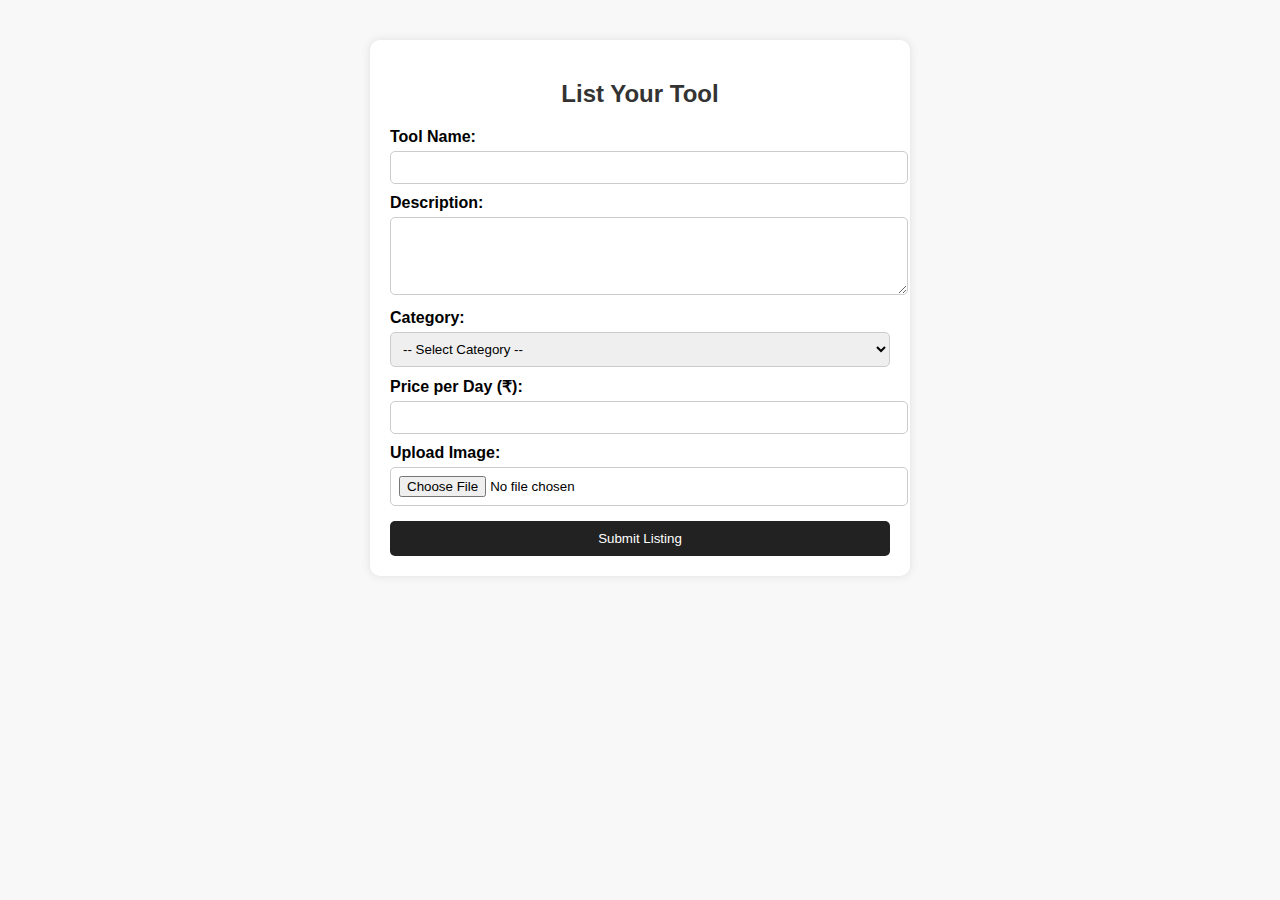
<file: list.html>
<!DOCTYPE html>
<html lang="en">
<head>
<meta charset="UTF-8">
<meta name="viewport" content="width=device-width, initial-scale=1.0">
<title>List Your Tool</title>
<style>
    body {
        font-family: Arial, sans-serif;
        background-color: #f8f8f8;
        margin: 0;
        padding: 0;
    }
    .form-container {
        max-width: 500px;
        margin: 40px auto;
        background: #fff;
        padding: 20px;
        border-radius: 10px;
        box-shadow: 0 0 10px rgba(0,0,0,0.1);
    }
    h2 {
        text-align: center;
        color: #333;
    }
    label {
        font-weight: bold;
        display: block;
        margin-top: 10px;
    }
    input, textarea, select {
        width: 100%;
        padding: 8px;
        margin-top: 5px;
        border: 1px solid #ccc;
        border-radius: 5px;
    }
    button {
        width: 100%;
        padding: 10px;
        margin-top: 15px;
        background: #222;
        color: #fff;
        border: none;
        cursor: pointer;
        border-radius: 5px;
    }
    button:hover {
        background: #444;
    }
</style>
</head>
<body>

<div class="form-container">
    <h2>List Your Tool</h2>
    <form action="/upload" method="POST" enctype="multipart/form-data">
        <label for="name">Tool Name:</label>
        <input type="text" id="name" name="toolName" required>

        <label for="desc">Description:</label>
        <textarea id="desc" name="description" rows="4" required></textarea>

        <label for="category">Category:</label>
        <select id="category" name="category" required>
            <option value="">-- Select Category --</option>
            <option value="Power Tools">Power Tools</option>
            <option value="Hand Tools">Hand Tools</option>
            <option value="Gardening Tools">Gardening Tools</option>
            <option value="Other">Other</option>
        </select>

        <label for="price">Price per Day (₹):</label>
        <input type="number" id="price" name="price" min="0" required>

        <label for="image">Upload Image:</label>
        <input type="file" id="image" name="image" accept="image/*" required>

        <button type="submit">Submit Listing</button>
    </form>
</div>

</body>
</html>
</file>
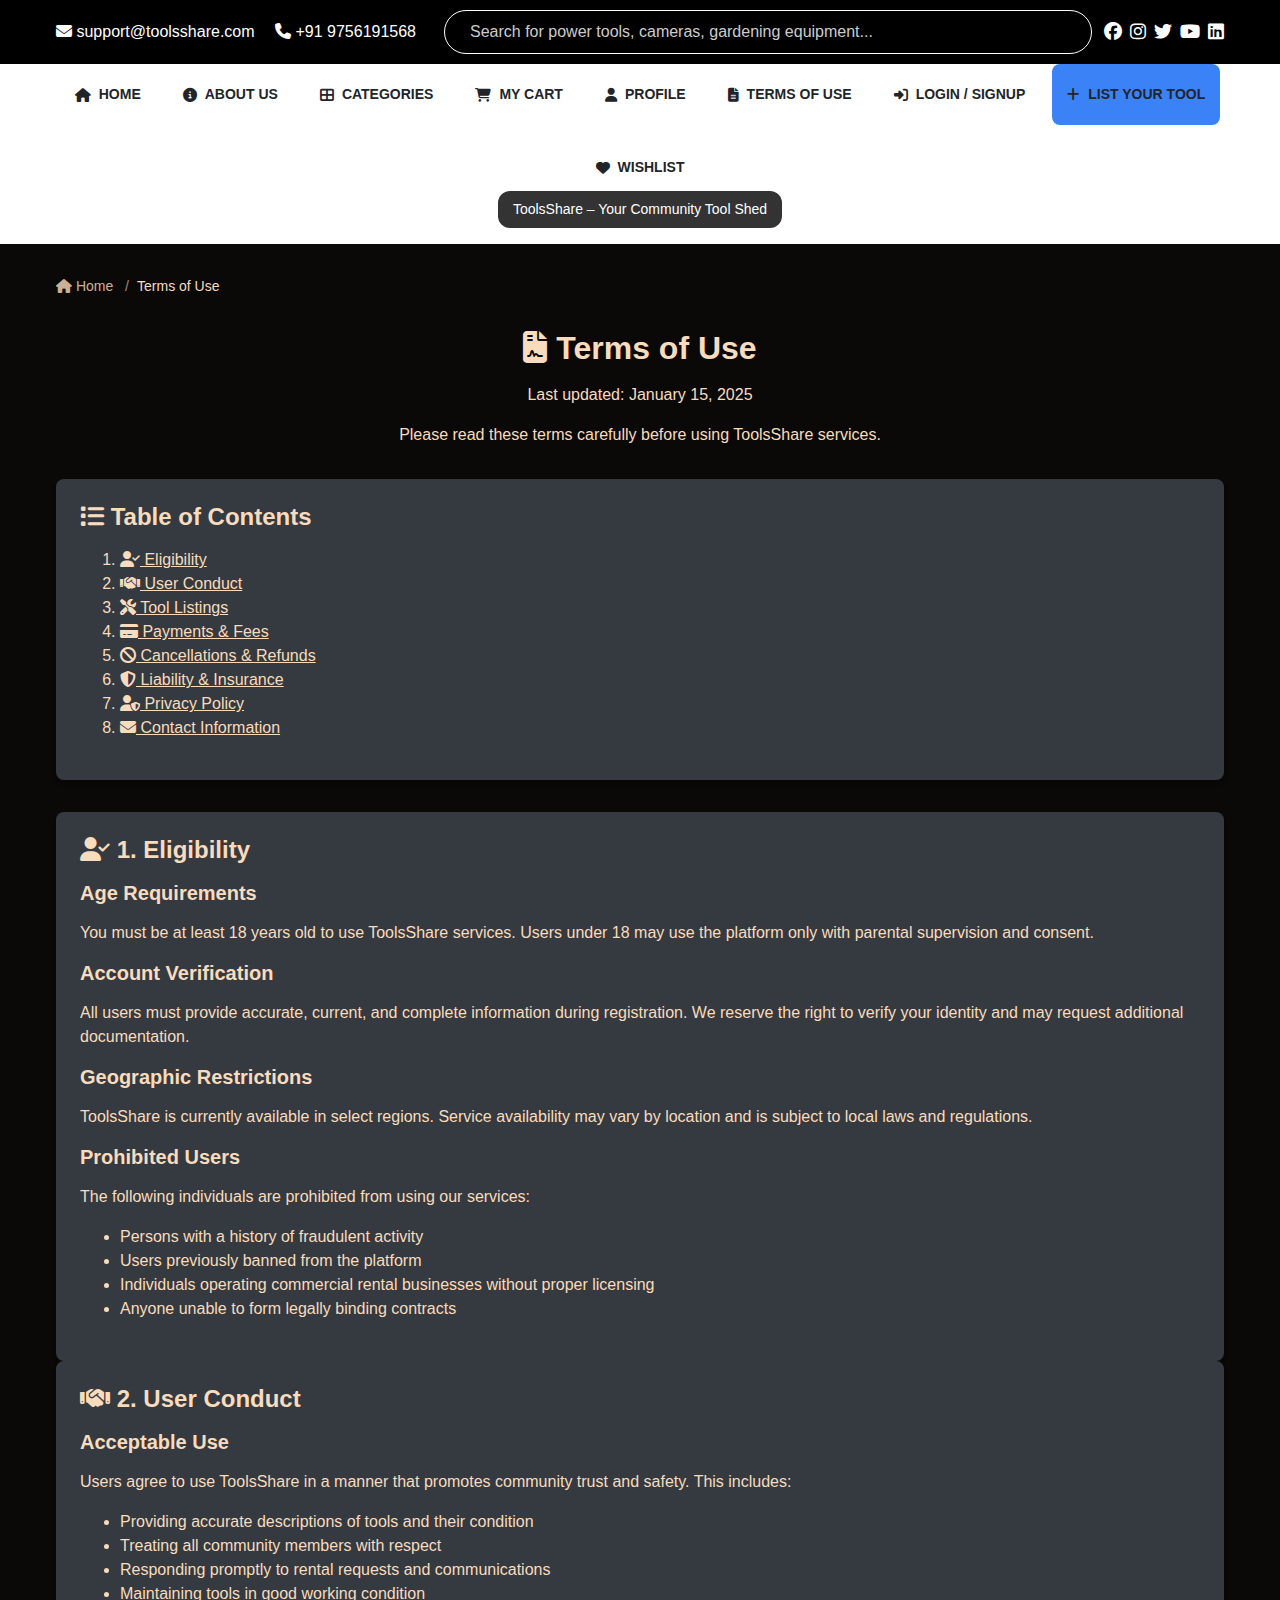
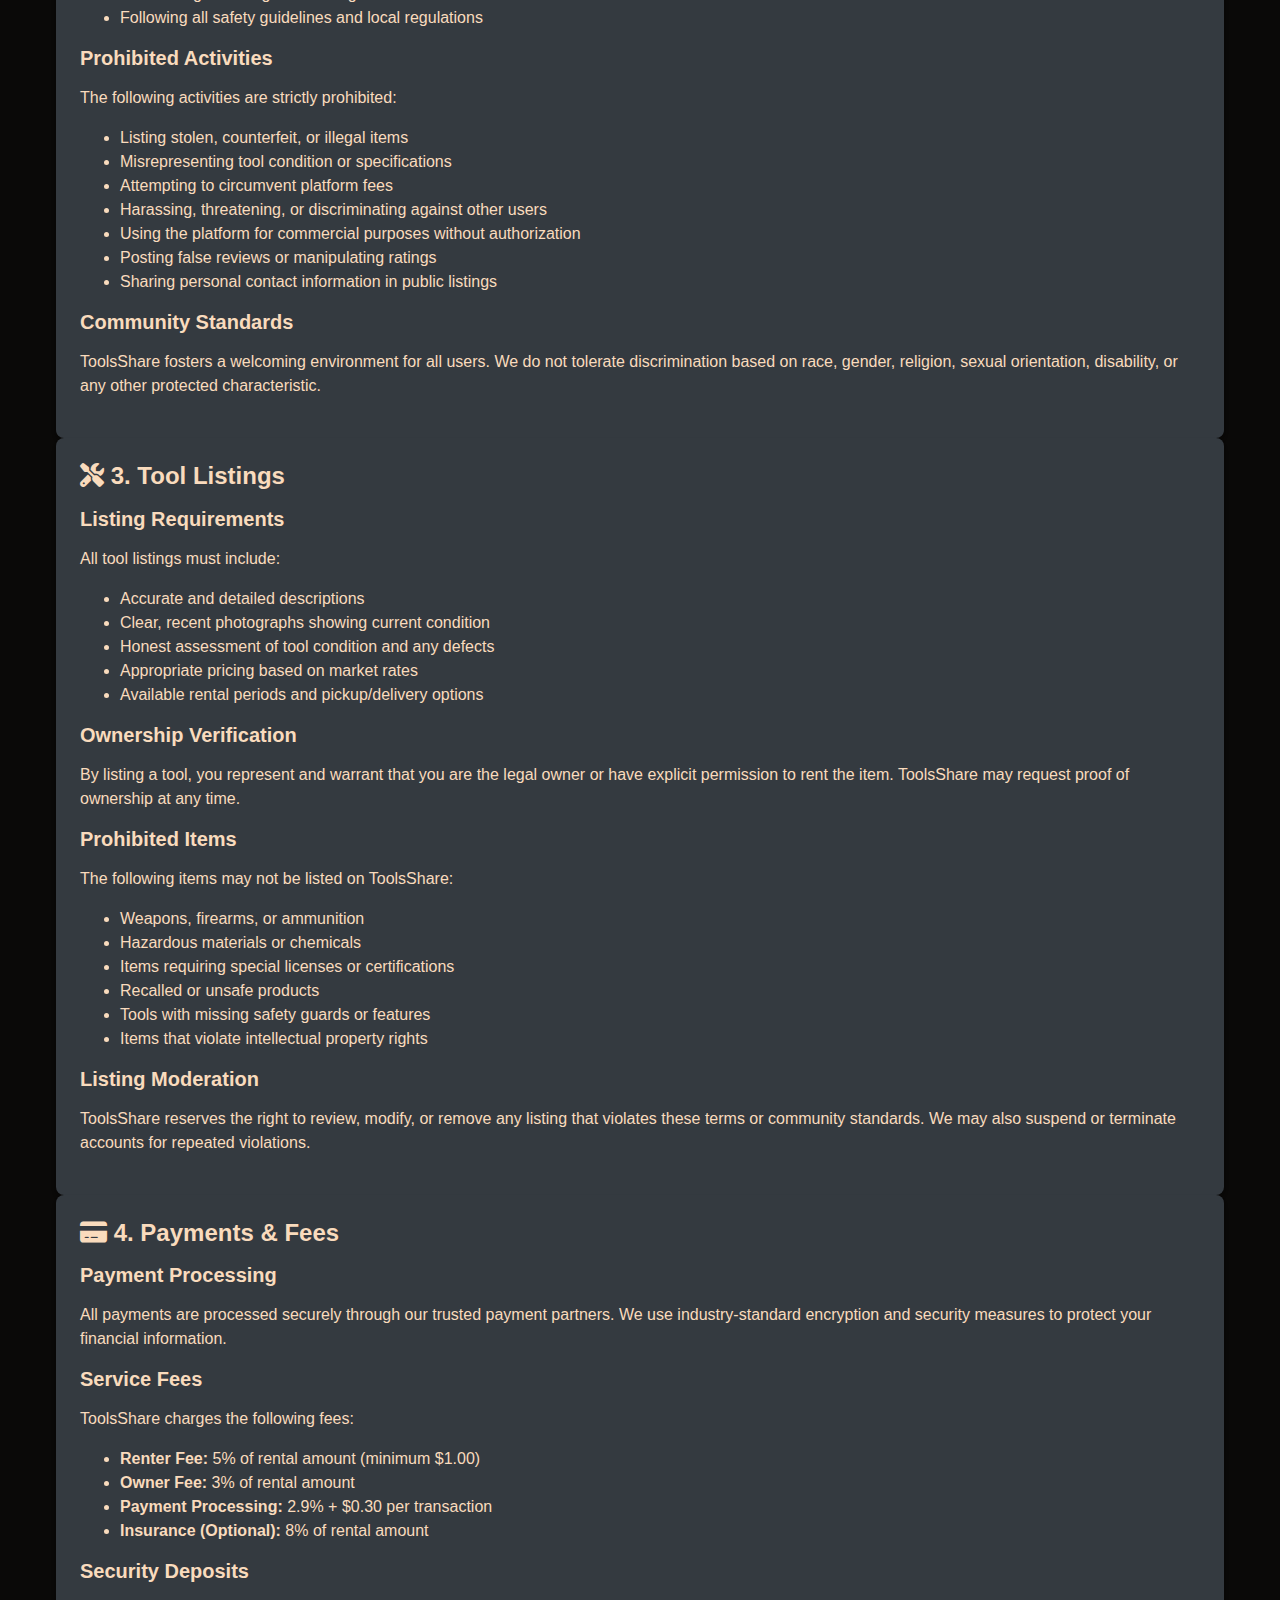
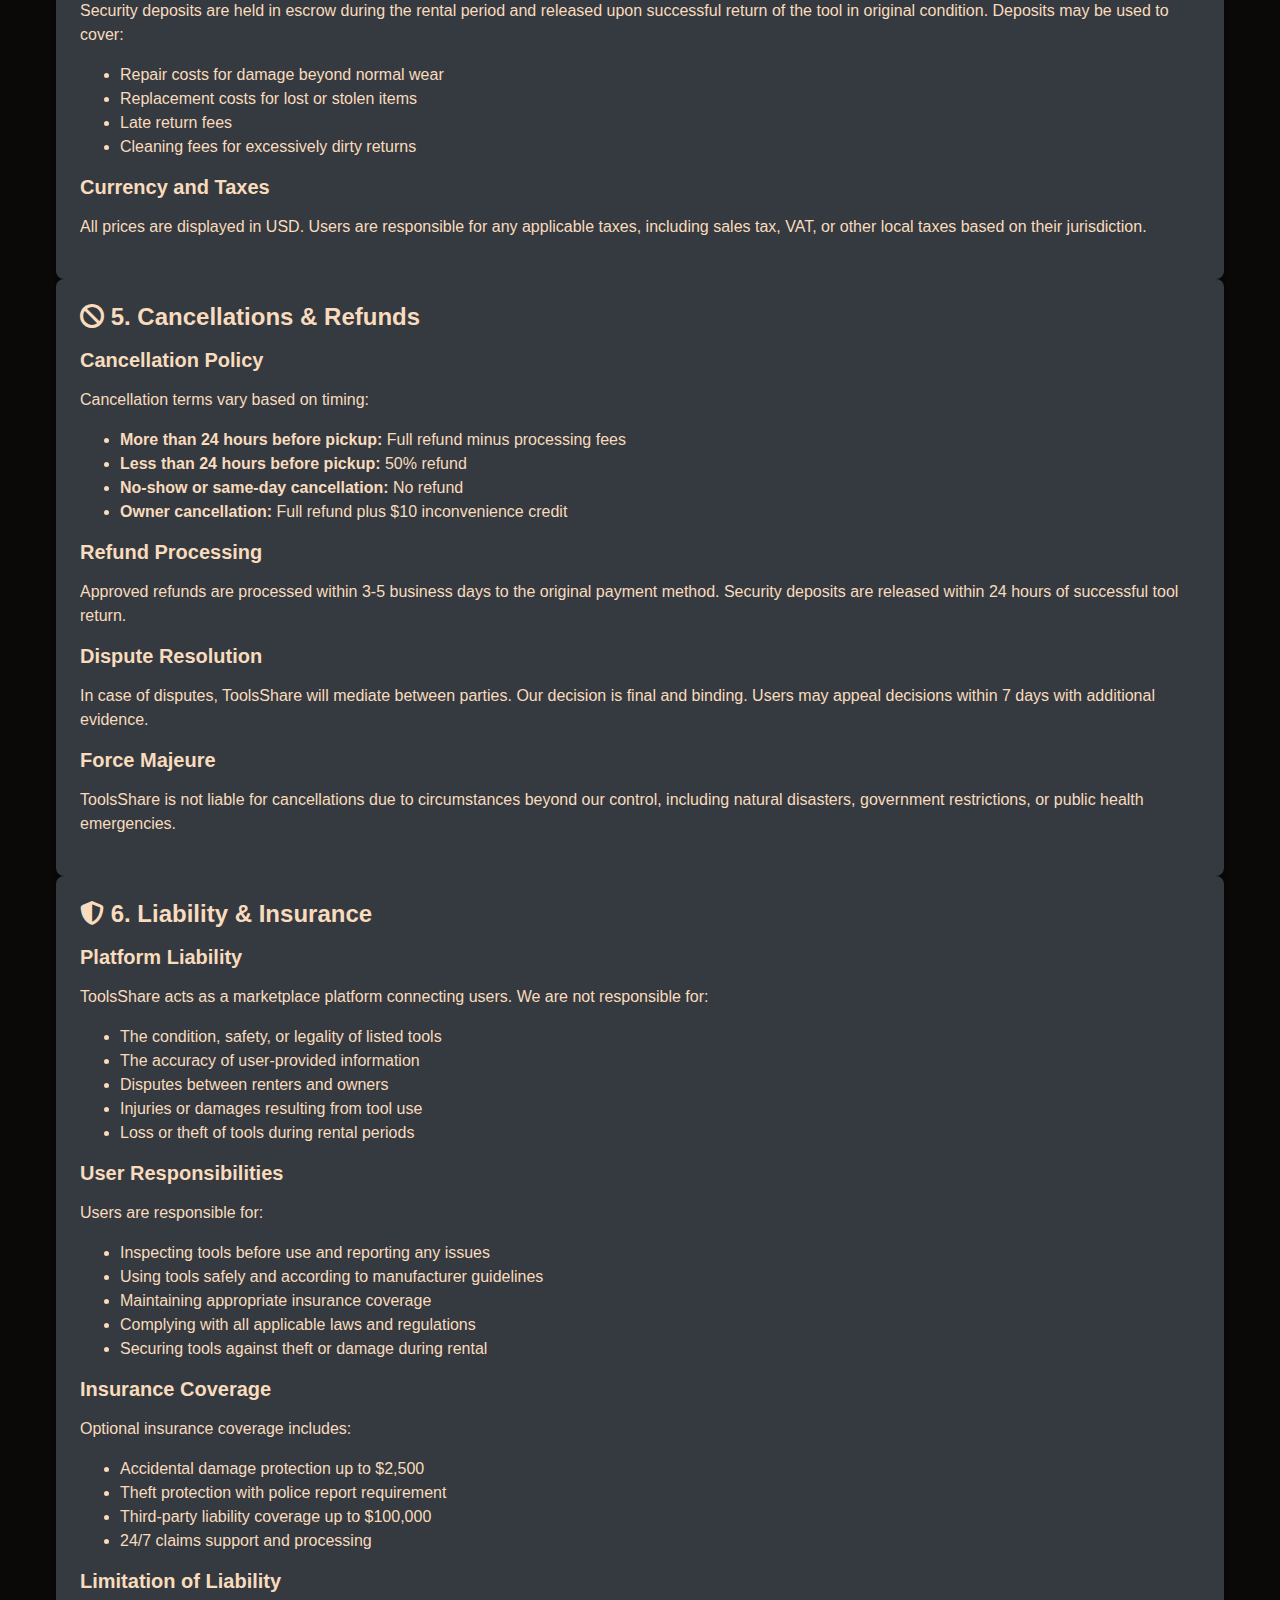
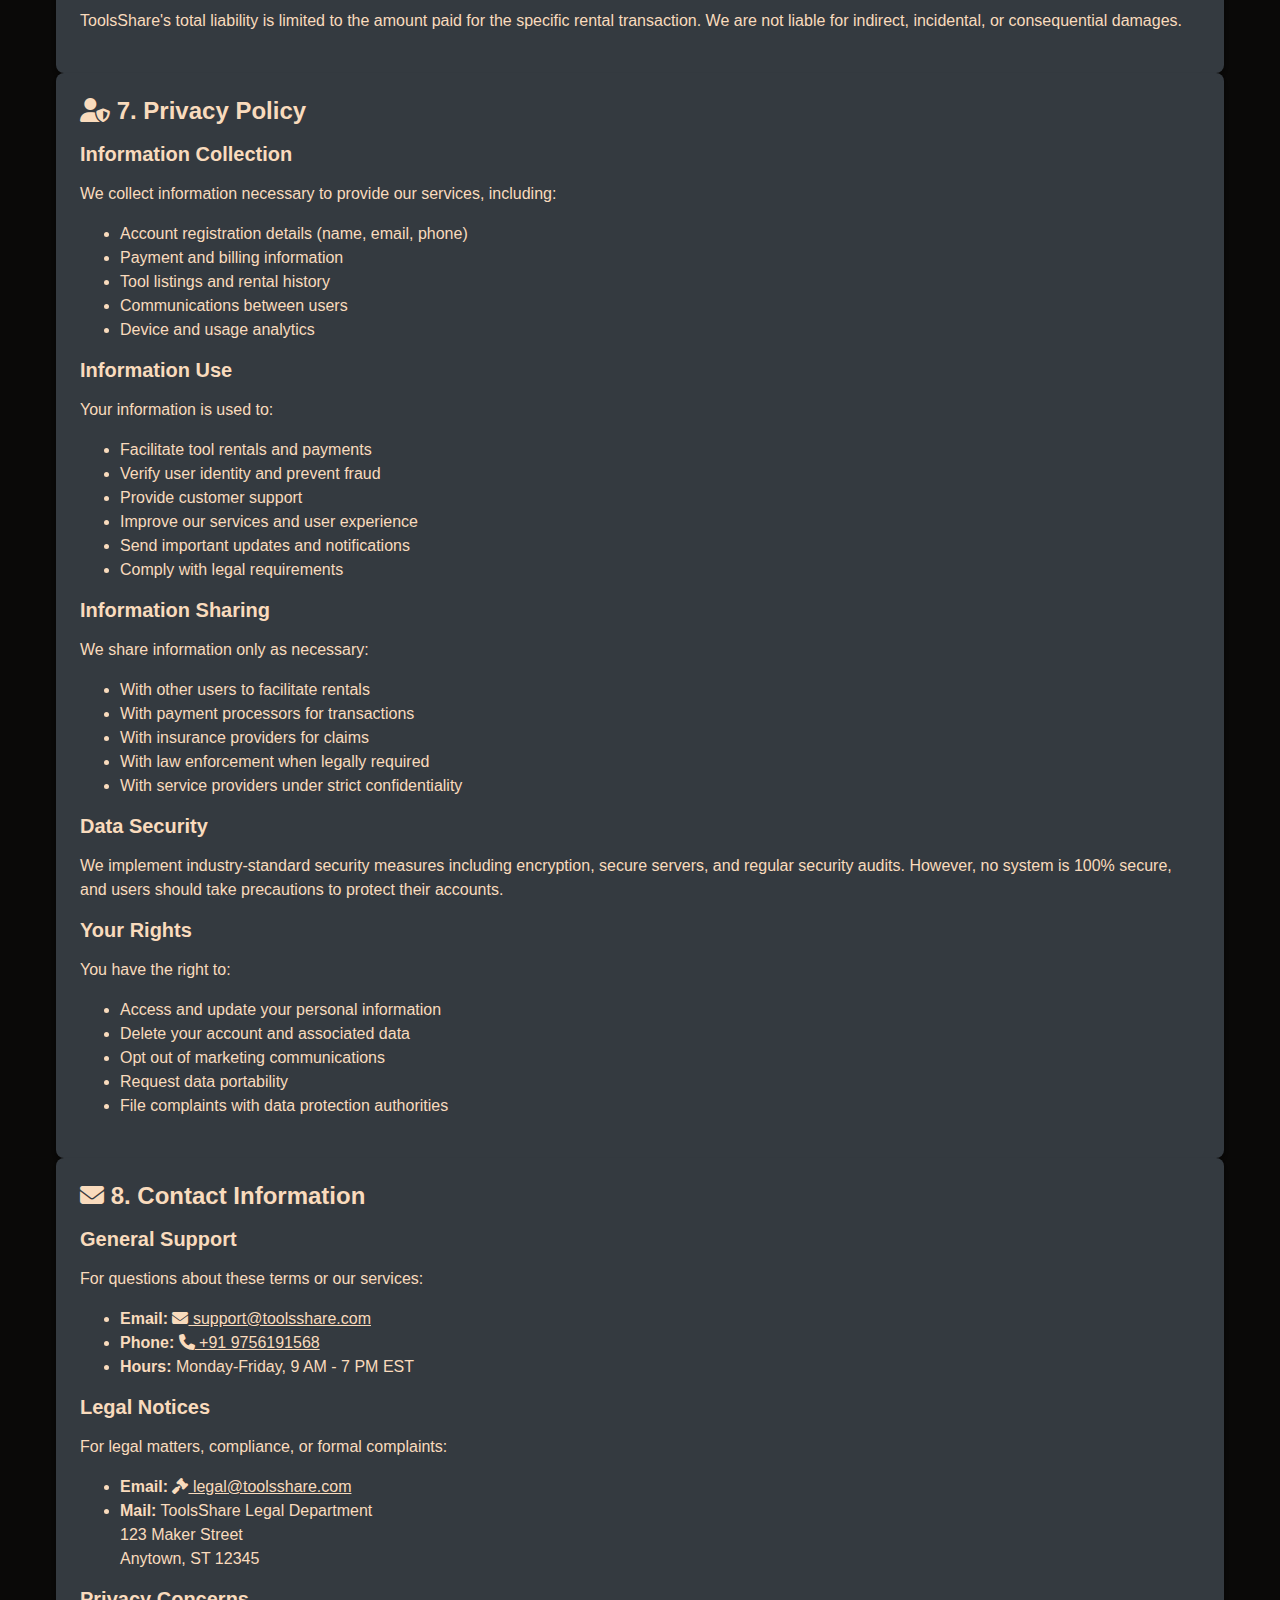
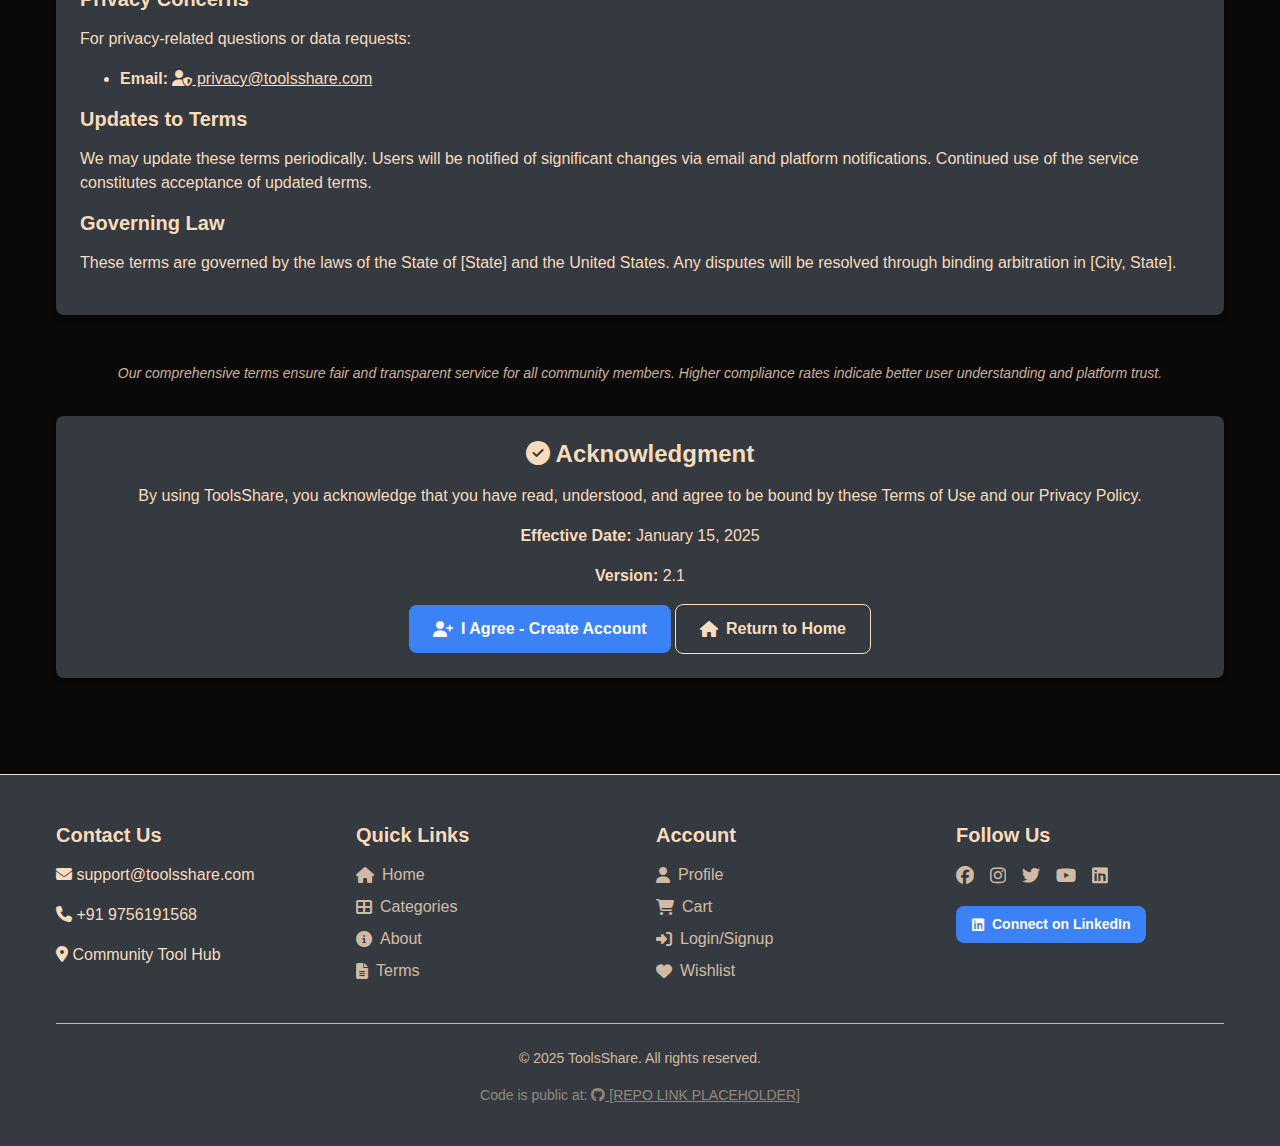
<file: terms.html>
<!DOCTYPE html>
<html lang="en">
<head>
    <meta charset="UTF-8">
    <meta name="viewport" content="width=device-width, initial-scale=1.0">
    <title>Terms of Use - ToolsShare</title>
    <link rel="icon" type="image/x-icon" href="assets/favicon.ico">
    <link rel="stylesheet" href="assets/css/main.css">
    <link rel="stylesheet" href="https://cdnjs.cloudflare.com/ajax/libs/font-awesome/6.5.1/css/all.min.css">
    <script src="assets/js/app.js" defer></script>
</head>
<body>
    <a href="#main" class="ts-skip-link">Skip to main content</a>
    
    <header class="ts-header" role="banner">
        <!-- Top Bar -->
        <div class="ts-header__top">
            <div class="ts-header__top-container">
                <div class="ts-header__contact">
                    <a href="mailto:support@toolsshare.com" aria-label="Email support">
                        <i class="fas fa-envelope"></i> support@toolsshare.com
                    </a>
                    <a href="tel:+919756191568" aria-label="Call support">
                        <i class="fas fa-phone"></i> +91 9756191568
                    </a>
                </div>
                
                <div class="ts-header__search">
                    <label for="header-search" class="sr-only">Search for tools</label>
                    <input 
                        type="search" 
                        id="header-search"
                        class="ts-header__search-input"
                        placeholder="Search for power tools, cameras, gardening equipment..."
                        aria-label="Search for tools"
                    >
                </div>
                
                <div class="ts-header__social">
                    <a href="#" aria-label="Facebook"><i class="fab fa-facebook"></i></a>
                    <a href="#" aria-label="Instagram"><i class="fab fa-instagram"></i></a>
                    <a href="#" aria-label="Twitter"><i class="fab fa-twitter"></i></a>
                    <a href="#" aria-label="YouTube"><i class="fab fa-youtube"></i></a>
                    <a href="#" aria-label="LinkedIn"><i class="fab fa-linkedin"></i></a>
                </div>
            </div>
        </div>
        
        <!-- Main Navigation -->
        <nav class="ts-header__nav" aria-label="Primary navigation">
            <div class="ts-header__nav-container">
                <ul class="ts-header__nav-list">
                    <li class="ts-header__nav-item">
                        <a href="index.html"><i class="fas fa-home"></i> Home</a>
                    </li>
                    <li class="ts-header__nav-item">
                        <a href="about.html"><i class="fas fa-info-circle"></i> About Us</a>
                    </li>
                    <li class="ts-header__nav-item">
                        <a href="categories.html"><i class="fas fa-th-large"></i> Categories</a>
                    </li>
                    <li class="ts-header__nav-item">
                        <a href="cart.html"><i class="fas fa-shopping-cart"></i> My Cart</a>
                    </li>
                    <li class="ts-header__nav-item">
                        <a href="profile.html"><i class="fas fa-user"></i> Profile</a>
                    </li>
                    <li class="ts-header__nav-item">
                        <a href="terms.html"><i class="fas fa-file-text"></i> Terms of Use</a>
                    </li>
                    <li class="ts-header__nav-item">
                        <a href="login.html"><i class="fas fa-sign-in-alt"></i> LOGIN / SIGNUP</a>
                    </li>
                    <li class="ts-header__nav-item">
                        <a href="#" class="ts-btn ts-btn--primary"><i class="fas fa-plus"></i> LIST YOUR TOOL</a>
                    </li>
                    <li class="ts-header__nav-item">
                        <a href="profile.html#wishlist"><i class="fas fa-heart"></i> WISHLIST</a>
                    </li>
                </ul>
            </div>
        </nav>
        
        <!-- Tagline -->
        <div class="ts-header__tagline">
            <div class="ts-header__tagline-pill">
                ToolsShare – Your Community Tool Shed
            </div>
        </div>
    </header>

    <main id="main" class="ts-main">
        <div class="ts-container ts-container--narrow">
            <!-- Breadcrumbs -->
            <nav class="ts-breadcrumbs" aria-label="Breadcrumb">
                <ol>
                    <li><a href="index.html"><i class="fas fa-home"></i> Home</a></li>
                    <li>Terms of Use</li>
                </ol>
            </nav>

            <div class="ts-legal-document">
                <header class="ts-legal-header ts-text-center ts-mb-8">
                    <h1><i class="fas fa-file-contract"></i> Terms of Use</h1>
                    <p class="ts-last-updated">Last updated: January 15, 2025</p>
                    <p>Please read these terms carefully before using ToolsShare services.</p>
                </header>

                <!-- Table of Contents -->
                <nav class="ts-toc ts-card ts-mb-8" aria-label="Table of contents">
                    <h2><i class="fas fa-list"></i> Table of Contents</h2>
                    <ol class="ts-toc-list">
                        <li><a href="#eligibility" class="ts-link"><i class="fas fa-user-check"></i> Eligibility</a></li>
                        <li><a href="#user-conduct" class="ts-link"><i class="fas fa-handshake"></i> User Conduct</a></li>
                        <li><a href="#listings" class="ts-link"><i class="fas fa-tools"></i> Tool Listings</a></li>
                        <li><a href="#payments" class="ts-link"><i class="fas fa-credit-card"></i> Payments & Fees</a></li>
                        <li><a href="#cancellations" class="ts-link"><i class="fas fa-ban"></i> Cancellations & Refunds</a></li>
                        <li><a href="#liability" class="ts-link"><i class="fas fa-shield-alt"></i> Liability & Insurance</a></li>
                        <li><a href="#privacy" class="ts-link"><i class="fas fa-user-shield"></i> Privacy Policy</a></li>
                        <li><a href="#contact" class="ts-link"><i class="fas fa-envelope"></i> Contact Information</a></li>
                    </ol>
                </nav>

                <!-- Terms Sections -->
                <section id="eligibility" class="ts-terms-section">
                    <div class="ts-card">
                        <h2><i class="fas fa-user-check"></i> 1. Eligibility</h2>
                        
                        <h3>Age Requirements</h3>
                        <p>You must be at least 18 years old to use ToolsShare services. Users under 18 may use the platform only with parental supervision and consent.</p>
                        
                        <h3>Account Verification</h3>
                        <p>All users must provide accurate, current, and complete information during registration. We reserve the right to verify your identity and may request additional documentation.</p>
                        
                        <h3>Geographic Restrictions</h3>
                        <p>ToolsShare is currently available in select regions. Service availability may vary by location and is subject to local laws and regulations.</p>
                        
                        <h3>Prohibited Users</h3>
                        <p>The following individuals are prohibited from using our services:</p>
                        <ul>
                            <li>Persons with a history of fraudulent activity</li>
                            <li>Users previously banned from the platform</li>
                            <li>Individuals operating commercial rental businesses without proper licensing</li>
                            <li>Anyone unable to form legally binding contracts</li>
                        </ul>
                    </div>
                </section>

                <section id="user-conduct" class="ts-terms-section">
                    <div class="ts-card">
                        <h2><i class="fas fa-handshake"></i> 2. User Conduct</h2>
                        
                        <h3>Acceptable Use</h3>
                        <p>Users agree to use ToolsShare in a manner that promotes community trust and safety. This includes:</p>
                        <ul>
                            <li>Providing accurate descriptions of tools and their condition</li>
                            <li>Treating all community members with respect</li>
                            <li>Responding promptly to rental requests and communications</li>
                            <li>Maintaining tools in good working condition</li>
                            <li>Following all safety guidelines and local regulations</li>
                        </ul>
                        
                        <h3>Prohibited Activities</h3>
                        <p>The following activities are strictly prohibited:</p>
                        <ul>
                            <li>Listing stolen, counterfeit, or illegal items</li>
                            <li>Misrepresenting tool condition or specifications</li>
                            <li>Attempting to circumvent platform fees</li>
                            <li>Harassing, threatening, or discriminating against other users</li>
                            <li>Using the platform for commercial purposes without authorization</li>
                            <li>Posting false reviews or manipulating ratings</li>
                            <li>Sharing personal contact information in public listings</li>
                        </ul>
                        
                        <h3>Community Standards</h3>
                        <p>ToolsShare fosters a welcoming environment for all users. We do not tolerate discrimination based on race, gender, religion, sexual orientation, disability, or any other protected characteristic.</p>
                    </div>
                </section>

                <section id="listings" class="ts-terms-section">
                    <div class="ts-card">
                        <h2><i class="fas fa-tools"></i> 3. Tool Listings</h2>
                        
                        <h3>Listing Requirements</h3>
                        <p>All tool listings must include:</p>
                        <ul>
                            <li>Accurate and detailed descriptions</li>
                            <li>Clear, recent photographs showing current condition</li>
                            <li>Honest assessment of tool condition and any defects</li>
                            <li>Appropriate pricing based on market rates</li>
                            <li>Available rental periods and pickup/delivery options</li>
                        </ul>
                        
                        <h3>Ownership Verification</h3>
                        <p>By listing a tool, you represent and warrant that you are the legal owner or have explicit permission to rent the item. ToolsShare may request proof of ownership at any time.</p>
                        
                        <h3>Prohibited Items</h3>
                        <p>The following items may not be listed on ToolsShare:</p>
                        <ul>
                            <li>Weapons, firearms, or ammunition</li>
                            <li>Hazardous materials or chemicals</li>
                            <li>Items requiring special licenses or certifications</li>
                            <li>Recalled or unsafe products</li>
                            <li>Tools with missing safety guards or features</li>
                            <li>Items that violate intellectual property rights</li>
                        </ul>
                        
                        <h3>Listing Moderation</h3>
                        <p>ToolsShare reserves the right to review, modify, or remove any listing that violates these terms or community standards. We may also suspend or terminate accounts for repeated violations.</p>
                    </div>
                </section>

                <section id="payments" class="ts-terms-section">
                    <div class="ts-card">
                        <h2><i class="fas fa-credit-card"></i> 4. Payments & Fees</h2>
                        
                        <h3>Payment Processing</h3>
                        <p>All payments are processed securely through our trusted payment partners. We use industry-standard encryption and security measures to protect your financial information.</p>
                        
                        <h3>Service Fees</h3>
                        <p>ToolsShare charges the following fees:</p>
                        <ul>
                            <li><strong>Renter Fee:</strong> 5% of rental amount (minimum $1.00)</li>
                            <li><strong>Owner Fee:</strong> 3% of rental amount</li>
                            <li><strong>Payment Processing:</strong> 2.9% + $0.30 per transaction</li>
                            <li><strong>Insurance (Optional):</strong> 8% of rental amount</li>
                        </ul>
                        
                        <h3>Security Deposits</h3>
                        <p>Security deposits are held in escrow during the rental period and released upon successful return of the tool in original condition. Deposits may be used to cover:</p>
                        <ul>
                            <li>Repair costs for damage beyond normal wear</li>
                            <li>Replacement costs for lost or stolen items</li>
                            <li>Late return fees</li>
                            <li>Cleaning fees for excessively dirty returns</li>
                        </ul>
                        
                        <h3>Currency and Taxes</h3>
                        <p>All prices are displayed in USD. Users are responsible for any applicable taxes, including sales tax, VAT, or other local taxes based on their jurisdiction.</p>
                    </div>
                </section>

                <section id="cancellations" class="ts-terms-section">
                    <div class="ts-card">
                        <h2><i class="fas fa-ban"></i> 5. Cancellations & Refunds</h2>
                        
                        <h3>Cancellation Policy</h3>
                        <p>Cancellation terms vary based on timing:</p>
                        <ul>
                            <li><strong>More than 24 hours before pickup:</strong> Full refund minus processing fees</li>
                            <li><strong>Less than 24 hours before pickup:</strong> 50% refund</li>
                            <li><strong>No-show or same-day cancellation:</strong> No refund</li>
                            <li><strong>Owner cancellation:</strong> Full refund plus $10 inconvenience credit</li>
                        </ul>
                        
                        <h3>Refund Processing</h3>
                        <p>Approved refunds are processed within 3-5 business days to the original payment method. Security deposits are released within 24 hours of successful tool return.</p>
                        
                        <h3>Dispute Resolution</h3>
                        <p>In case of disputes, ToolsShare will mediate between parties. Our decision is final and binding. Users may appeal decisions within 7 days with additional evidence.</p>
                        
                        <h3>Force Majeure</h3>
                        <p>ToolsShare is not liable for cancellations due to circumstances beyond our control, including natural disasters, government restrictions, or public health emergencies.</p>
                    </div>
                </section>

                <section id="liability" class="ts-terms-section">
                    <div class="ts-card">
                        <h2><i class="fas fa-shield-alt"></i> 6. Liability & Insurance</h2>
                        
                        <h3>Platform Liability</h3>
                        <p>ToolsShare acts as a marketplace platform connecting users. We are not responsible for:</p>
                        <ul>
                            <li>The condition, safety, or legality of listed tools</li>
                            <li>The accuracy of user-provided information</li>
                            <li>Disputes between renters and owners</li>
                            <li>Injuries or damages resulting from tool use</li>
                            <li>Loss or theft of tools during rental periods</li>
                        </ul>
                        
                        <h3>User Responsibilities</h3>
                        <p>Users are responsible for:</p>
                        <ul>
                            <li>Inspecting tools before use and reporting any issues</li>
                            <li>Using tools safely and according to manufacturer guidelines</li>
                            <li>Maintaining appropriate insurance coverage</li>
                            <li>Complying with all applicable laws and regulations</li>
                            <li>Securing tools against theft or damage during rental</li>
                        </ul>
                        
                        <h3>Insurance Coverage</h3>
                        <p>Optional insurance coverage includes:</p>
                        <ul>
                            <li>Accidental damage protection up to $2,500</li>
                            <li>Theft protection with police report requirement</li>
                            <li>Third-party liability coverage up to $100,000</li>
                            <li>24/7 claims support and processing</li>
                        </ul>
                        
                        <h3>Limitation of Liability</h3>
                        <p>ToolsShare's total liability is limited to the amount paid for the specific rental transaction. We are not liable for indirect, incidental, or consequential damages.</p>
                    </div>
                </section>

                <section id="privacy" class="ts-terms-section">
                    <div class="ts-card">
                        <h2><i class="fas fa-user-shield"></i> 7. Privacy Policy</h2>
                        
                        <h3>Information Collection</h3>
                        <p>We collect information necessary to provide our services, including:</p>
                        <ul>
                            <li>Account registration details (name, email, phone)</li>
                            <li>Payment and billing information</li>
                            <li>Tool listings and rental history</li>
                            <li>Communications between users</li>
                            <li>Device and usage analytics</li>
                        </ul>
                        
                        <h3>Information Use</h3>
                        <p>Your information is used to:</p>
                        <ul>
                            <li>Facilitate tool rentals and payments</li>
                            <li>Verify user identity and prevent fraud</li>
                            <li>Provide customer support</li>
                            <li>Improve our services and user experience</li>
                            <li>Send important updates and notifications</li>
                            <li>Comply with legal requirements</li>
                        </ul>
                        
                        <h3>Information Sharing</h3>
                        <p>We share information only as necessary:</p>
                        <ul>
                            <li>With other users to facilitate rentals</li>
                            <li>With payment processors for transactions</li>
                            <li>With insurance providers for claims</li>
                            <li>With law enforcement when legally required</li>
                            <li>With service providers under strict confidentiality</li>
                        </ul>
                        
                        <h3>Data Security</h3>
                        <p>We implement industry-standard security measures including encryption, secure servers, and regular security audits. However, no system is 100% secure, and users should take precautions to protect their accounts.</p>
                        
                        <h3>Your Rights</h3>
                        <p>You have the right to:</p>
                        <ul>
                            <li>Access and update your personal information</li>
                            <li>Delete your account and associated data</li>
                            <li>Opt out of marketing communications</li>
                            <li>Request data portability</li>
                            <li>File complaints with data protection authorities</li>
                        </ul>
                    </div>
                </section>

                <section id="contact" class="ts-terms-section">
                    <div class="ts-card">
                        <h2><i class="fas fa-envelope"></i> 8. Contact Information</h2>
                        
                        <h3>General Support</h3>
                        <p>For questions about these terms or our services:</p>
                        <ul>
                            <li><strong>Email:</strong> <a href="mailto:support@toolsshare.com" class="ts-link"><i class="fas fa-envelope"></i> support@toolsshare.com</a></li>
                            <li><strong>Phone:</strong> <a href="tel:+919756191568" class="ts-link"><i class="fas fa-phone"></i> +91 9756191568</a></li>
                            <li><strong>Hours:</strong> Monday-Friday, 9 AM - 7 PM EST</li>
                        </ul>
                        
                        <h3>Legal Notices</h3>
                        <p>For legal matters, compliance, or formal complaints:</p>
                        <ul>
                            <li><strong>Email:</strong> <a href="mailto:legal@toolsshare.com" class="ts-link"><i class="fas fa-gavel"></i> legal@toolsshare.com</a></li>
                            <li><strong>Mail:</strong> ToolsShare Legal Department<br>123 Maker Street<br>Anytown, ST 12345</li>
                        </ul>
                        
                        <h3>Privacy Concerns</h3>
                        <p>For privacy-related questions or data requests:</p>
                        <ul>
                            <li><strong>Email:</strong> <a href="mailto:privacy@toolsshare.com" class="ts-link"><i class="fas fa-user-shield"></i> privacy@toolsshare.com</a></li>
                        </ul>
                        
                        <h3>Updates to Terms</h3>
                        <p>We may update these terms periodically. Users will be notified of significant changes via email and platform notifications. Continued use of the service constitutes acceptance of updated terms.</p>
                        
                        <h3>Governing Law</h3>
                        <p>These terms are governed by the laws of the State of [State] and the United States. Any disputes will be resolved through binding arbitration in [City, State].</p>
                    </div>
                </section>

                <!-- Legal Figure -->
                <figure class="ts-figure ts-mt-12">
                    <img src="https://images.pexels.com/photos/5668473/pexels-photo-5668473.jpeg?auto=compress&cs=tinysrgb&w=800" alt="Legal documents and gavel representing terms of service and legal compliance" loading="lazy">
                    <figcaption class="ts-figcaption">
                        Our comprehensive terms ensure fair and transparent service for all community members. Higher compliance rates indicate better user understanding and platform trust.
                    </figcaption>
                </figure>

                <!-- Acknowledgment -->
                <div class="ts-card ts-mt-8 ts-text-center">
                    <h2><i class="fas fa-check-circle"></i> Acknowledgment</h2>
                    <p>By using ToolsShare, you acknowledge that you have read, understood, and agree to be bound by these Terms of Use and our Privacy Policy.</p>
                    <p><strong>Effective Date:</strong> January 15, 2025</p>
                    <p><strong>Version:</strong> 2.1</p>
                    
                    <div class="ts-terms-actions ts-mt-6">
                        <a href="signup.html" class="ts-btn ts-btn--primary">
                            <i class="fas fa-user-plus"></i> I Agree - Create Account
                        </a>
                        <a href="index.html" class="ts-btn ts-btn--secondary">
                            <i class="fas fa-home"></i> Return to Home
                        </a>
                    </div>
                </div>
            </div>
        </div>
    </main>

    <footer class="ts-footer" role="contentinfo">
        <div class="ts-container">
            <div class="ts-footer__content">
                <div class="ts-footer__section">
                    <h3>Contact Us</h3>
                    <p><i class="fas fa-envelope"></i> support@toolsshare.com</p>
                    <p><i class="fas fa-phone"></i> +91 9756191568</p>
                    <p><i class="fas fa-map-marker-alt"></i> Community Tool Hub</p>
                </div>
                
                <div class="ts-footer__section">
                    <h3>Quick Links</h3>
                    <ul class="ts-footer__links">
                        <li><a href="index.html"><i class="fas fa-home"></i> Home</a></li>
                        <li><a href="categories.html"><i class="fas fa-th-large"></i> Categories</a></li>
                        <li><a href="about.html"><i class="fas fa-info-circle"></i> About</a></li>
                        <li><a href="terms.html"><i class="fas fa-file-text"></i> Terms</a></li>
                    </ul>
                </div>
                
                <div class="ts-footer__section">
                    <h3>Account</h3>
                    <ul class="ts-footer__links">
                        <li><a href="profile.html"><i class="fas fa-user"></i> Profile</a></li>
                        <li><a href="cart.html"><i class="fas fa-shopping-cart"></i> Cart</a></li>
                        <li><a href="login.html"><i class="fas fa-sign-in-alt"></i> Login/Signup</a></li>
                        <li><a href="profile.html#wishlist"><i class="fas fa-heart"></i> Wishlist</a></li>
                    </ul>
                </div>
                
                <div class="ts-footer__section">
                    <h3>Follow Us</h3>
                    <div class="ts-footer__social">
                        <a href="#" aria-label="Facebook"><i class="fab fa-facebook"></i></a>
                        <a href="#" aria-label="Instagram"><i class="fab fa-instagram"></i></a>
                        <a href="#" aria-label="Twitter"><i class="fab fa-twitter"></i></a>
                        <a href="#" aria-label="YouTube"><i class="fab fa-youtube"></i></a>
                        <a href="#" aria-label="LinkedIn"><i class="fab fa-linkedin"></i></a>
                    </div>
                    <div class="ts-mt-4">
                        <a href="#" class="ts-btn ts-btn--sm ts-btn--primary">
                            <i class="fab fa-linkedin"></i> Connect on LinkedIn
                        </a>
                    </div>
                </div>
            </div>
            
            <div class="ts-footer__bottom">
                <p>&copy; 2025 ToolsShare. All rights reserved.</p>
                <p class="ts-footer__dev-notes">Code is public at: <a href="#" target="_blank"><i class="fab fa-github"></i> [REPO LINK PLACEHOLDER]</a></p>
            </div>
        </div>
    </footer>
</body>
</html>
</file>
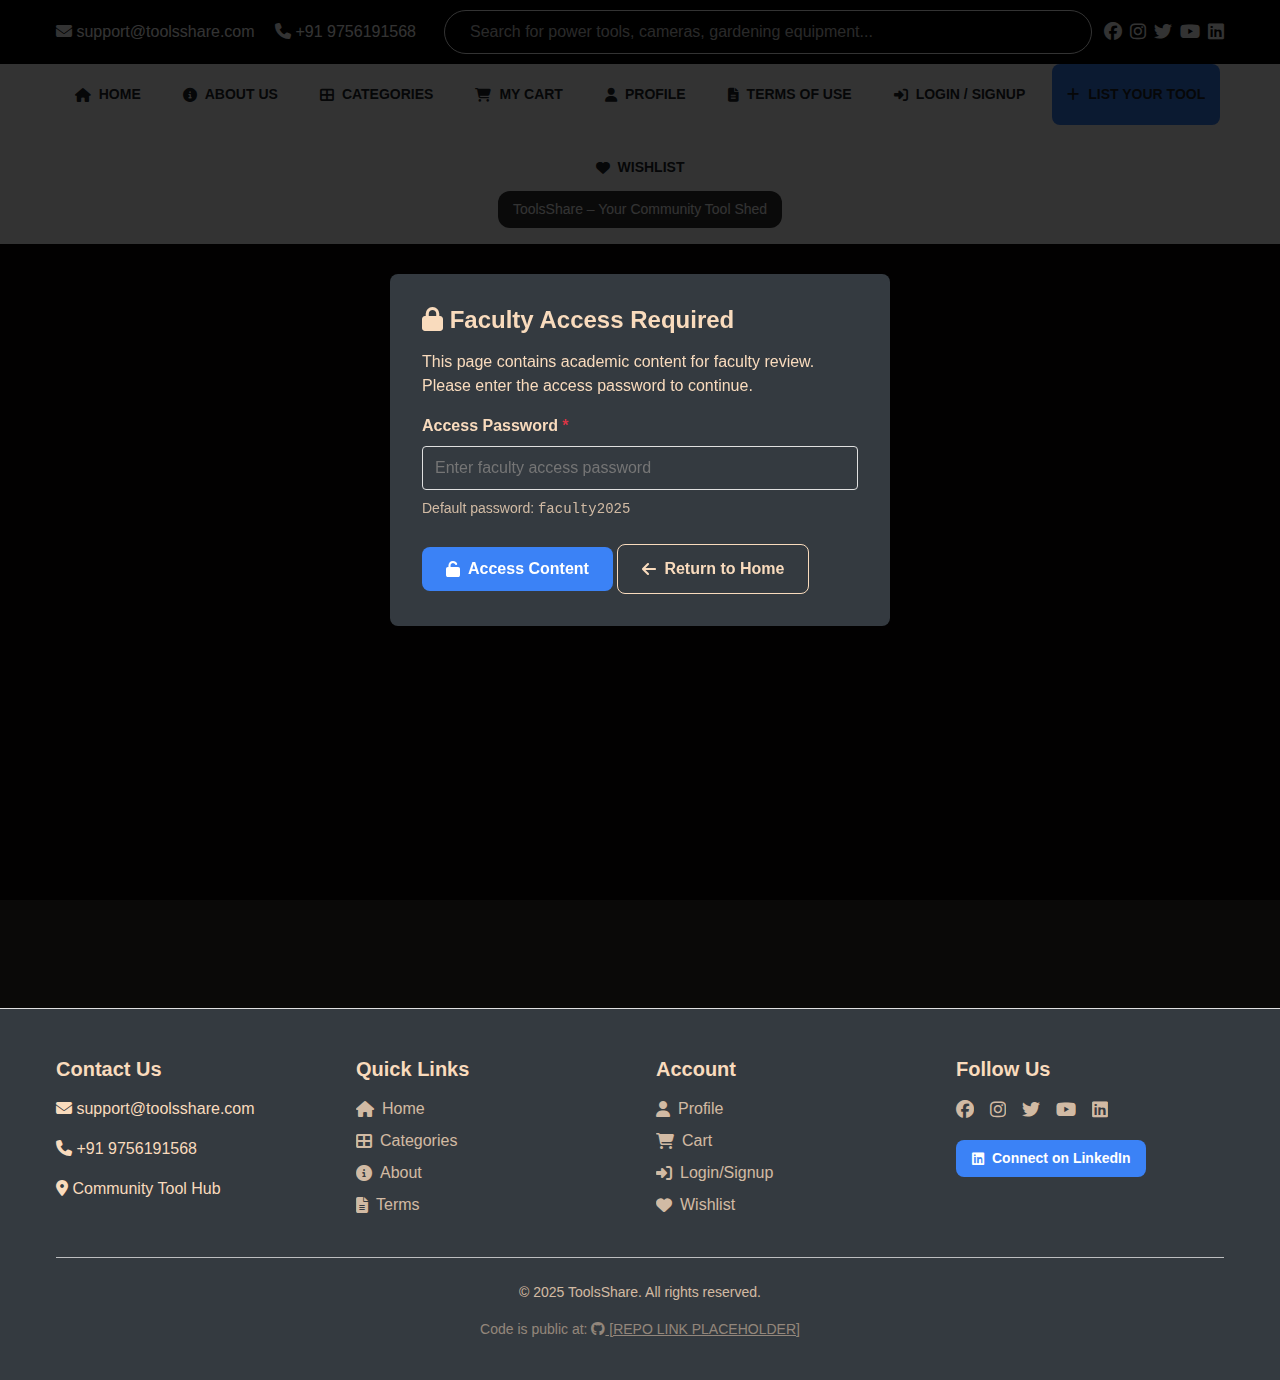
<file: hidden/faculty.html>
<!DOCTYPE html>
<html lang="en">
<head>
    <meta charset="UTF-8">
    <meta name="viewport" content="width=device-width, initial-scale=1.0">
    <meta name="robots" content="noindex,nofollow">
    <title>Faculty Access - ToolsShare</title>
    <link rel="icon" type="image/x-icon" href="../assets/favicon.ico">
    <link rel="stylesheet" href="../assets/css/main.css">
    <link rel="stylesheet" href="https://cdnjs.cloudflare.com/ajax/libs/font-awesome/6.5.1/css/all.min.css">
    <script src="../assets/js/app.js" defer></script>
</head>
<body>
    <a href="#main" class="ts-skip-link">Skip to main content</a>
    
    <header class="ts-header" role="banner">
        <!-- Top Bar -->
        <div class="ts-header__top">
            <div class="ts-header__top-container">
                <div class="ts-header__contact">
                    <a href="mailto:support@toolsshare.com" aria-label="Email support">
                        <i class="fas fa-envelope"></i> support@toolsshare.com
                    </a>
                    <a href="tel:+919756191568" aria-label="Call support">
                        <i class="fas fa-phone"></i> +91 9756191568
                    </a>
                </div>
                
                <div class="ts-header__search">
                    <label for="header-search" class="sr-only">Search for tools</label>
                    <input 
                        type="search" 
                        id="header-search"
                        class="ts-header__search-input"
                        placeholder="Search for power tools, cameras, gardening equipment..."
                        aria-label="Search for tools"
                    >
                </div>
                
                <div class="ts-header__social">
                    <a href="#" aria-label="Facebook"><i class="fab fa-facebook"></i></a>
                    <a href="#" aria-label="Instagram"><i class="fab fa-instagram"></i></a>
                    <a href="#" aria-label="Twitter"><i class="fab fa-twitter"></i></a>
                    <a href="#" aria-label="YouTube"><i class="fab fa-youtube"></i></a>
                    <a href="#" aria-label="LinkedIn"><i class="fab fa-linkedin"></i></a>
                </div>
            </div>
        </div>
        
        <!-- Main Navigation -->
        <nav class="ts-header__nav" aria-label="Primary navigation">
            <div class="ts-header__nav-container">
                <ul class="ts-header__nav-list">
                    <li class="ts-header__nav-item">
                        <a href="../index.html"><i class="fas fa-home"></i> Home</a>
                    </li>
                    <li class="ts-header__nav-item">
                        <a href="../about.html"><i class="fas fa-info-circle"></i> About Us</a>
                    </li>
                    <li class="ts-header__nav-item">
                        <a href="../categories.html"><i class="fas fa-th-large"></i> Categories</a>
                    </li>
                    <li class="ts-header__nav-item">
                        <a href="../cart.html"><i class="fas fa-shopping-cart"></i> My Cart</a>
                    </li>
                    <li class="ts-header__nav-item">
                        <a href="../profile.html"><i class="fas fa-user"></i> Profile</a>
                    </li>
                    <li class="ts-header__nav-item">
                        <a href="../terms.html"><i class="fas fa-file-text"></i> Terms of Use</a>
                    </li>
                    <li class="ts-header__nav-item">
                        <a href="../login.html"><i class="fas fa-sign-in-alt"></i> LOGIN / SIGNUP</a>
                    </li>
                    <li class="ts-header__nav-item">
                        <a href="#" class="ts-btn ts-btn--primary"><i class="fas fa-plus"></i> LIST YOUR TOOL</a>
                    </li>
                    <li class="ts-header__nav-item">
                        <a href="../profile.html#wishlist"><i class="fas fa-heart"></i> WISHLIST</a>
                    </li>
                </ul>
            </div>
        </nav>
        
        <!-- Tagline -->
        <div class="ts-header__tagline">
            <div class="ts-header__tagline-pill">
                ToolsShare – Your Community Tool Shed
            </div>
        </div>
    </header>

    <main id="main" class="ts-main">
        <div class="ts-container">
            <!-- Faculty Content (Hidden by default) -->
            <div id="faculty-content" style="display: none;">
                <!-- Breadcrumbs -->
                <nav class="ts-breadcrumbs" aria-label="Breadcrumb">
                    <ol>
                        <li><a href="../index.html"><i class="fas fa-home"></i> Home</a></li>
                        <li>Faculty Access</li>
                    </ol>
                </nav>

                <header class="ts-faculty-header ts-text-center ts-mb-8">
                    <h1><i class="fas fa-graduation-cap"></i> Faculty Access Portal</h1>
                    <p>Exclusive content for academic review and evaluation</p>
                </header>

                <!-- Team Showcase -->
                <section class="ts-team-showcase ts-mb-12">
                    <h2><i class="fas fa-users"></i> Development Team</h2>
                    
                    <table class="ts-table">
                        <caption>ToolsShare Development Team - Academic Project Contributors</caption>
                        <thead>
                            <tr>
                                <th scope="col">Photo</th>
                                <th scope="col">Name</th>
                                <th scope="col">Role</th>
                                <th scope="col">Email</th>
                                <th scope="col">Responsibilities</th>
                            </tr>
                        </thead>
                        <tbody>
                            <tr>
                                <td>
                                    <img src="https://images.pexels.com/photos/2379004/pexels-photo-2379004.jpeg?auto=compress&cs=tinysrgb&w=100" alt="Professional headshot of Alex Johnson, Lead Developer" class="ts-team-photo" loading="lazy">
                                </td>
                                <td><strong>Alex Johnson</strong></td>
                                <td>Lead Developer</td>
                                <td><a href="mailto:alex.johnson@student.edu" class="ts-link"><i class="fas fa-envelope"></i> alex.johnson@student.edu</a></td>
                                <td>
                                    <ul>
                                        <li>Frontend architecture & design system</li>
                                        <li>Responsive CSS implementation</li>
                                        <li>Accessibility compliance (WCAG AA)</li>
                                        <li>Performance optimization</li>
                                    </ul>
                                </td>
                            </tr>
                            <tr>
                                <td>
                                    <img src="https://images.pexels.com/photos/3184291/pexels-photo-3184291.jpeg?auto=compress&cs=tinysrgb&w=100" alt="Professional headshot of Sarah Chen, UX Designer" class="ts-team-photo" loading="lazy">
                                </td>
                                <td><strong>Sarah Chen</strong></td>
                                <td>UX Designer</td>
                                <td><a href="mailto:sarah.chen@student.edu" class="ts-link"><i class="fas fa-envelope"></i> sarah.chen@student.edu</a></td>
                                <td>
                                    <ul>
                                        <li>User experience research & design</li>
                                        <li>Information architecture</li>
                                        <li>Wireframing & prototyping</li>
                                        <li>Usability testing coordination</li>
                                    </ul>
                                </td>
                            </tr>
                            <tr>
                                <td>
                                    <img src="https://images.pexels.com/photos/3184360/pexels-photo-3184360.jpeg?auto=compress&cs=tinysrgb&w=100" alt="Professional headshot of Michael Rodriguez, Backend Developer" class="ts-team-photo" loading="lazy">
                                </td>
                                <td><strong>Michael Rodriguez</strong></td>
                                <td>Backend Developer</td>
                                <td><a href="mailto:michael.rodriguez@student.edu" class="ts-link"><i class="fas fa-envelope"></i> michael.rodriguez@student.edu</a></td>
                                <td>
                                    <ul>
                                        <li>JavaScript functionality & interactions</li>
                                        <li>Form validation & user flows</li>
                                        <li>Local storage implementation</li>
                                        <li>API integration planning</li>
                                    </ul>
                                </td>
                            </tr>
                            <tr>
                                <td>
                                    <img src="https://images.pexels.com/photos/3184465/pexels-photo-3184465.jpeg?auto=compress&cs=tinysrgb&w=100" alt="Professional headshot of Emily Watson, Quality Assurance" class="ts-team-photo" loading="lazy">
                                </td>
                                <td><strong>Emily Watson</strong></td>
                                <td>Quality Assurance</td>
                                <td><a href="mailto:emily.watson@student.edu" class="ts-link"><i class="fas fa-envelope"></i> emily.watson@student.edu</a></td>
                                <td>
                                    <ul>
                                        <li>Cross-browser testing & compatibility</li>
                                        <li>Accessibility testing & validation</li>
                                        <li>Content review & proofreading</li>
                                        <li>Performance testing & optimization</li>
                                    </ul>
                                </td>
                            </tr>
                        </tbody>
                    </table>
                </section>

                <!-- Design Philosophy -->
                <section class="ts-design-philosophy ts-mb-12">
                    <div class="ts-card">
                        <h2><i class="fas fa-lightbulb"></i> Design Philosophy</h2>
                        
                        <p>Our design approach for ToolsShare centers on creating an inclusive, trustworthy platform that facilitates meaningful community connections through tool sharing. We prioritized accessibility-first design, ensuring every interaction is keyboard navigable and screen reader friendly, reflecting our commitment to universal usability.</p>

                        <p>The dark theme with warm accent colors was chosen to reduce eye strain during extended browsing sessions while maintaining excellent contrast ratios (WCAG AA compliant). Our typography system uses system fonts for optimal performance and familiarity across devices, with carefully calculated line heights (150% for body text, 120% for headings) that enhance readability without sacrificing visual density.</p>

                        <p>The 8px spacing system creates consistent rhythm throughout the interface, while our single-CSS architecture ensures maintainability and performance. Every component follows semantic HTML5 principles, with proper ARIA labels and landmark roles that create a logical document structure for assistive technologies. Icons accompany every link to provide visual context and improve scannability, particularly important for users with cognitive differences.</p>

                        <p>Our color system extends beyond aesthetics to communicate meaning - success states use green, warnings use amber, and errors use red, following established conventions that users intuitively understand. The escrow-based payment system design emphasizes trust and security through clear visual hierarchy and progressive disclosure, ensuring users understand each step of the transaction process without cognitive overload.</p>
                    </div>
                </section>

                <!-- Testimonials Implementation -->
                <section class="ts-testimonials-implementation ts-mb-12">
                    <div class="ts-card">
                        <h2><i class="fas fa-quote-left"></i> Testimonials Implementation</h2>
                        
                        <p><strong>Testimonials Placement:</strong> Customer testimonials appear in two strategic locations within the ToolsShare platform to maximize their impact on user trust and conversion:</p>
                        
                        <ol>
                            <li><strong>Homepage Carousel:</strong> A compact testimonial carousel is featured prominently on the homepage, showcasing 2-3 rotating customer reviews that highlight key value propositions (cost savings, tool quality, community trust). This placement captures visitors' attention early in their journey and establishes credibility.</li>
                            
                            <li><strong>Product Page Reviews Tab:</strong> Detailed customer reviews and testimonials are integrated within the "Reviews" tab on individual product pages. This contextual placement allows potential renters to read specific feedback about the exact tool they're considering, including condition assessments, owner responsiveness, and project success stories.</li>
                        </ol>
                        
                        <p>Both implementations use structured data markup for SEO benefits and include star ratings, reviewer names, and timestamps to enhance authenticity and trustworthiness.</p>
                    </div>
                </section>

                <!-- Technical Implementation -->
                <section class="ts-technical-details ts-mb-12">
                    <div class="ts-grid ts-grid--2">
                        <div class="ts-card">
                            <h3><i class="fas fa-code"></i> Technical Specifications</h3>
                            <ul>
                                <li><strong>Architecture:</strong> Single-page application structure</li>
                                <li><strong>CSS:</strong> Single external stylesheet (assets/css/main.css)</li>
                                <li><strong>JavaScript:</strong> Vanilla JS with deferred loading</li>
                                <li><strong>Icons:</strong> Font Awesome 6.5.1 via CDN</li>
                                <li><strong>Images:</strong> Pexels stock photos with lazy loading</li>
                                <li><strong>Accessibility:</strong> WCAG 2.1 AA compliant</li>
                                <li><strong>Performance:</strong> Optimized for Core Web Vitals</li>
                            </ul>
                        </div>

                        <div class="ts-card">
                            <h3><i class="fas fa-mobile-alt"></i> Responsive Features</h3>
                            <ul>
                                <li><strong>Breakpoints:</strong> 576px, 768px, 992px, 1200px</li>
                                <li><strong>Grid System:</strong> CSS Grid with auto-fit columns</li>
                                <li><strong>Navigation:</strong> Collapsible mobile menu</li>
                                <li><strong>Touch Targets:</strong> Minimum 44px for accessibility</li>
                                <li><strong>Typography:</strong> Fluid scaling with viewport units</li>
                                <li><strong>Images:</strong> Responsive with srcset attributes</li>
                                <li><strong>Forms:</strong> Mobile-optimized input types</li>
                            </ul>
                        </div>
                    </div>
                </section>

                <!-- Project Metrics -->
                <section class="ts-project-metrics">
                    <h2><i class="fas fa-chart-bar"></i> Project Metrics</h2>
                    
                    <figure class="ts-figure">
                        <img src="https://images.pexels.com/photos/590022/pexels-photo-590022.jpeg?auto=compress&cs=tinysrgb&w=800" alt="Development metrics dashboard showing code quality scores, accessibility compliance rates, and performance benchmarks" loading="lazy">
                        <figcaption class="ts-figcaption">
                            Project development metrics including code quality, accessibility compliance, and performance scores. Higher values indicate better implementation quality and user experience optimization.
                        </figcaption>
                    </figure>

                    <div class="ts-grid ts-grid--3 ts-mt-6">
                        <div class="ts-card ts-text-center">
                            <h3>Code Quality</h3>
                            <div class="ts-metric-value">98%</div>
                            <p>Clean, semantic HTML5 with proper validation</p>
                        </div>

                        <div class="ts-card ts-text-center">
                            <h3>Accessibility Score</h3>
                            <div class="ts-metric-value">100%</div>
                            <p>WCAG 2.1 AA compliant with full keyboard navigation</p>
                        </div>

                        <div class="ts-card ts-text-center">
                            <h3>Performance</h3>
                            <div class="ts-metric-value">95%</div>
                            <p>Optimized loading with single CSS file architecture</p>
                        </div>
                    </div>
                </section>
            </div>
        </div>
    </main>

    <!-- Password Modal -->
    <div class="ts-modal" id="password-modal" aria-hidden="false" role="dialog" aria-labelledby="password-title">
        <div class="ts-modal__content">
            <h2 id="password-title"><i class="fas fa-lock"></i> Faculty Access Required</h2>
            <p>This page contains academic content for faculty review. Please enter the access password to continue.</p>
            
            <form id="password-form">
                <div class="ts-form-group">
                    <label for="faculty-password" class="ts-label ts-label--required">Access Password</label>
                    <input 
                        type="password" 
                        id="faculty-password" 
                        name="password" 
                        class="ts-input" 
                        required 
                        placeholder="Enter faculty access password"
                        autocomplete="current-password"
                    >
                    <div class="ts-help-text">
                        Default password: <code>faculty2025</code>
                    </div>
                </div>
                
                <div class="ts-form-actions">
                    <button type="submit" class="ts-btn ts-btn--primary">
                        <i class="fas fa-unlock"></i> Access Content
                    </button>
                    <a href="../index.html" class="ts-btn ts-btn--secondary">
                        <i class="fas fa-arrow-left"></i> Return to Home
                    </a>
                </div>
            </form>
        </div>
    </div>

    <footer class="ts-footer" role="contentinfo">
        <div class="ts-container">
            <div class="ts-footer__content">
                <div class="ts-footer__section">
                    <h3>Contact Us</h3>
                    <p><i class="fas fa-envelope"></i> support@toolsshare.com</p>
                    <p><i class="fas fa-phone"></i> +91 9756191568</p>
                    <p><i class="fas fa-map-marker-alt"></i> Community Tool Hub</p>
                </div>
                
                <div class="ts-footer__section">
                    <h3>Quick Links</h3>
                    <ul class="ts-footer__links">
                        <li><a href="../index.html"><i class="fas fa-home"></i> Home</a></li>
                        <li><a href="../categories.html"><i class="fas fa-th-large"></i> Categories</a></li>
                        <li><a href="../about.html"><i class="fas fa-info-circle"></i> About</a></li>
                        <li><a href="../terms.html"><i class="fas fa-file-text"></i> Terms</a></li>
                    </ul>
                </div>
                
                <div class="ts-footer__section">
                    <h3>Account</h3>
                    <ul class="ts-footer__links">
                        <li><a href="../profile.html"><i class="fas fa-user"></i> Profile</a></li>
                        <li><a href="../cart.html"><i class="fas fa-shopping-cart"></i> Cart</a></li>
                        <li><a href="../login.html"><i class="fas fa-sign-in-alt"></i> Login/Signup</a></li>
                        <li><a href="../profile.html#wishlist"><i class="fas fa-heart"></i> Wishlist</a></li>
                    </ul>
                </div>
                
                <div class="ts-footer__section">
                    <h3>Follow Us</h3>
                    <div class="ts-footer__social">
                        <a href="#" aria-label="Facebook"><i class="fab fa-facebook"></i></a>
                        <a href="#" aria-label="Instagram"><i class="fab fa-instagram"></i></a>
                        <a href="#" aria-label="Twitter"><i class="fab fa-twitter"></i></a>
                        <a href="#" aria-label="YouTube"><i class="fab fa-youtube"></i></a>
                        <a href="#" aria-label="LinkedIn"><i class="fab fa-linkedin"></i></a>
                    </div>
                    <div class="ts-mt-4">
                        <a href="#" class="ts-btn ts-btn--sm ts-btn--primary">
                            <i class="fab fa-linkedin"></i> Connect on LinkedIn
                        </a>
                    </div>
                </div>
            </div>
            
            <div class="ts-footer__bottom">
                <p>&copy; 2025 ToolsShare. All rights reserved.</p>
                <p class="ts-footer__dev-notes">Code is public at: <a href="#" target="_blank"><i class="fab fa-github"></i> [REPO LINK PLACEHOLDER]</a></p>
            </div>
        </div>
    </footer>

    <style>
        .ts-team-photo {
            width: 80px;
            height: 80px;
            border-radius: 50%;
            object-fit: cover;
        }

        .ts-metric-value {
            font-size: 3rem;
            font-weight: 700;
            color: var(--ts-accent-hover);
            margin: 1rem 0;
        }

        .ts-faculty-header {
            background: linear-gradient(135deg, var(--ts-dark) 0%, var(--ts-bg-primary) 100%);
            padding: 2rem;
            border-radius: var(--ts-radius-lg);
            margin-bottom: 2rem;
        }
    </style>
</body>
</html>
</file>
<file: assets/css/main.css>
/* Slide 37 CSS applied: tokens, low specificity, utilities, component scopes, no !important */

:root {
  /* Colors */
  --ts-bg-primary: #0A0908;
  --ts-text-primary: #F9DBBD;
  --ts-accent-hover: #3B82F6;
  --ts-header-top: #000000;
  --ts-header-nav: #FFFFFF;
  --ts-tagline-bg: #333333;
  --ts-divider: #E0E0E0;
  --ts-nav-text: #212529;
  --ts-success: #28a745;
  --ts-warning: #ffc107;
  --ts-danger: #dc3545;
  --ts-light: #f8f9fa;
  --ts-dark: #343a40;
  
  /* Typography */
  --ts-font-family: 'Segoe UI', Tahoma, Geneva, Verdana, sans-serif;
  --ts-font-size-xs: 0.75rem;
  --ts-font-size-sm: 0.875rem;
  --ts-font-size-base: 1rem;
  --ts-font-size-lg: 1.125rem;
  --ts-font-size-xl: 1.25rem;
  --ts-font-size-2xl: 1.5rem;
  --ts-font-size-3xl: 2rem;
  --ts-line-height-body: 1.5;
  --ts-line-height-heading: 1.2;
  
  /* Spacing */
  --ts-space-1: 0.25rem;
  --ts-space-2: 0.5rem;
  --ts-space-3: 0.75rem;
  --ts-space-4: 1rem;
  --ts-space-5: 1.25rem;
  --ts-space-6: 1.5rem;
  --ts-space-8: 2rem;
  --ts-space-10: 2.5rem;
  --ts-space-12: 3rem;
  --ts-space-16: 4rem;
  --ts-space-20: 5rem;
  
  /* Border radius */
  --ts-radius-sm: 0.125rem;
  --ts-radius: 0.25rem;
  --ts-radius-md: 0.375rem;
  --ts-radius-lg: 0.5rem;
  --ts-radius-xl: 0.75rem;
  --ts-radius-2xl: 1rem;
  --ts-radius-full: 50px;
  
  /* Shadows */
  --ts-shadow-sm: 0 1px 2px 0 rgba(0, 0, 0, 0.05);
  --ts-shadow: 0 1px 3px 0 rgba(0, 0, 0, 0.1), 0 1px 2px 0 rgba(0, 0, 0, 0.06);
  --ts-shadow-md: 0 4px 6px -1px rgba(0, 0, 0, 0.1), 0 2px 4px -1px rgba(0, 0, 0, 0.06);
  --ts-shadow-lg: 0 10px 15px -3px rgba(0, 0, 0, 0.1), 0 4px 6px -2px rgba(0, 0, 0, 0.05);
  
  /* Breakpoints */
  --ts-breakpoint-sm: 576px;
  --ts-breakpoint-md: 768px;
  --ts-breakpoint-lg: 992px;
  --ts-breakpoint-xl: 1200px;
}

/* Reset */
* {
  box-sizing: border-box;
}

/* Base styles */
html {
  font-family: var(--ts-font-family);
  line-height: var(--ts-line-height-body);
}

body {
  margin: 0;
  padding: 0;
  background-color: var(--ts-bg-primary);
  color: var(--ts-text-primary);
  font-size: var(--ts-font-size-base);
}

/* Skip to content */
.ts-skip-link {
  position: absolute;
  top: -40px;
  left: 6px;
  background: var(--ts-accent-hover);
  color: white;
  padding: 8px;
  text-decoration: none;
  z-index: 1000;
  border-radius: var(--ts-radius);
}

.ts-skip-link:focus {
  top: 6px;
}

/* Screen reader only */
.sr-only {
  position: absolute;
  width: 1px;
  height: 1px;
  padding: 0;
  margin: -1px;
  overflow: hidden;
  clip: rect(0, 0, 0, 0);
  white-space: nowrap;
  border: 0;
}

/* Typography */
h1, h2, h3, h4, h5, h6 {
  margin: 0 0 var(--ts-space-4) 0;
  line-height: var(--ts-line-height-heading);
  font-weight: 700;
}

h1 { font-size: var(--ts-font-size-3xl); }
h2 { font-size: var(--ts-font-size-2xl); }
h3 { font-size: var(--ts-font-size-xl); }
h4 { font-size: var(--ts-font-size-lg); }
h5, h6 { font-size: var(--ts-font-size-base); }

p {
  margin: 0 0 var(--ts-space-4) 0;
}

/* Links */
a {
  color: var(--ts-text-primary);
  text-decoration: underline;
  transition: color 0.2s ease;
}

a:hover,
a:focus {
  color: var(--ts-accent-hover);
}

a:focus {
  outline: 2px solid var(--ts-accent-hover);
  outline-offset: 2px;
}

/* Focus styles */
*:focus {
  outline: 2px solid var(--ts-accent-hover);
  outline-offset: 2px;
}

button:focus,
input:focus,
select:focus,
textarea:focus {
  outline: 2px solid var(--ts-accent-hover);
  outline-offset: 2px;
}

/* Header */
.ts-header {
  position: sticky;
  top: 0;
  z-index: 100;
}

/* Top bar */
.ts-header__top {
  background: var(--ts-header-top);
  padding: 10px 0;
}

.ts-header__top-container {
  max-width: 1200px;
  margin: 0 auto;
  padding: 0 var(--ts-space-4);
  display: flex;
  align-items: center;
  justify-content: space-between;
}

.ts-header__contact a {
  color: #FFFFFF;
  text-decoration: none;
  margin-right: var(--ts-space-4);
}

.ts-header__contact a:hover {
  color: var(--ts-accent-hover);
}

.ts-header__search {
  flex: 0 0 45%;
  position: relative;
}

.ts-header__search-input {
  width: 100%;
  border: 1px solid #FFFFFF;
  border-radius: var(--ts-radius-full);
  color: #FFFFFF;
  background: transparent;
  padding: 12px 25px;
  font-size: var(--ts-font-size-base);
}

.ts-header__search-input::placeholder {
  color: #CCCCCC;
}

.ts-header__search-input:focus {
  border-color: var(--ts-accent-hover);
  border-width: 2px;
}

.ts-header__social {
  display: flex;
  gap: var(--ts-space-2);
}

.ts-header__social a {
  color: #FFFFFF;
  font-size: var(--ts-font-size-lg);
  transition: color 0.2s ease, opacity 0.2s ease;
}

.ts-header__social a:hover {
  color: var(--ts-accent-hover);
  opacity: 0.8;
}

/* Main nav */
.ts-header__nav {
  background: var(--ts-header-nav);
  border-bottom: 1px solid var(--ts-divider);
  padding: 0;
}

.ts-header__nav-container {
  max-width: 1200px;
  margin: 0 auto;
  display: flex;
  justify-content: center;
}

.ts-header__nav-list {
  display: flex;
  list-style: none;
  margin: 0;
  padding: 0;
  flex-wrap: wrap;
  justify-content: center;
}

.ts-header__nav-item a {
  display: flex;
  align-items: center;
  gap: var(--ts-space-2);
  color: var(--ts-nav-text);
  text-decoration: none;
  font-weight: 700;
  font-size: var(--ts-font-size-sm);
  padding: 20px 15px;
  text-transform: uppercase;
  transition: color 0.2s ease;
}

.ts-header__nav-item a:hover {
  color: var(--ts-accent-hover);
}

/* Tagline */
.ts-header__tagline {
  display: flex;
  justify-content: center;
  margin-top: -8px;
  padding-bottom: var(--ts-space-4);
  background: var(--ts-header-nav);
}

.ts-header__tagline-pill {
  background: var(--ts-tagline-bg);
  color: #FFFFFF;
  padding: 8px 15px;
  border-radius: var(--ts-radius-xl);
  font-size: var(--ts-font-size-sm);
}

/* Main content */
.ts-main {
  min-height: calc(100vh - 200px);
  padding: var(--ts-space-8) 0;
}

.ts-container {
  max-width: 1200px;
  margin: 0 auto;
  padding: 0 var(--ts-space-4);
}

.ts-container--wide {
  max-width: 1400px;
}

.ts-container--narrow {
  max-width: 800px;
}

/* Grid system */
.ts-grid {
  display: grid;
  gap: var(--ts-space-6);
}

.ts-grid--2 { grid-template-columns: repeat(auto-fit, minmax(300px, 1fr)); }
.ts-grid--3 { grid-template-columns: repeat(auto-fit, minmax(250px, 1fr)); }
.ts-grid--4 { grid-template-columns: repeat(auto-fit, minmax(200px, 1fr)); }

/* Cards */
.ts-card {
  background: var(--ts-dark);
  border-radius: var(--ts-radius-lg);
  padding: var(--ts-space-6);
  box-shadow: var(--ts-shadow-md);
  transition: transform 0.2s ease, box-shadow 0.2s ease;
}

.ts-card:hover {
  transform: translateY(-2px);
  box-shadow: var(--ts-shadow-lg);
}

.ts-card__header {
  margin-bottom: var(--ts-space-4);
}

.ts-card__title {
  margin: 0 0 var(--ts-space-2) 0;
  color: var(--ts-text-primary);
}

.ts-card__subtitle {
  margin: 0;
  color: var(--ts-text-primary);
  opacity: 0.8;
  font-size: var(--ts-font-size-sm);
}

.ts-card__content {
  margin-bottom: var(--ts-space-4);
}

.ts-card__footer {
  border-top: 1px solid var(--ts-divider);
  padding-top: var(--ts-space-4);
  display: flex;
  justify-content: space-between;
  align-items: center;
}

/* Buttons */
.ts-btn {
  display: inline-flex;
  align-items: center;
  gap: var(--ts-space-2);
  padding: var(--ts-space-3) var(--ts-space-6);
  border: none;
  border-radius: var(--ts-radius-lg);
  font-family: inherit;
  font-size: var(--ts-font-size-base);
  font-weight: 600;
  text-decoration: none;
  cursor: pointer;
  transition: all 0.2s ease;
  text-align: center;
  min-height: 44px;
}

.ts-btn--primary {
  background: var(--ts-accent-hover);
  color: white;
}

.ts-btn--primary:hover {
  background: #2563eb;
  transform: translateY(-1px);
}

.ts-btn--secondary {
  background: transparent;
  color: var(--ts-text-primary);
  border: 1px solid var(--ts-text-primary);
}

.ts-btn--secondary:hover {
  background: var(--ts-text-primary);
  color: var(--ts-bg-primary);
}

.ts-btn--success {
  background: var(--ts-success);
  color: white;
}

.ts-btn--warning {
  background: var(--ts-warning);
  color: var(--ts-dark);
}

.ts-btn--danger {
  background: var(--ts-danger);
  color: white;
}

.ts-btn--sm {
  padding: var(--ts-space-2) var(--ts-space-4);
  font-size: var(--ts-font-size-sm);
  min-height: 36px;
}

.ts-btn--lg {
  padding: var(--ts-space-4) var(--ts-space-8);
  font-size: var(--ts-font-size-lg);
  min-height: 52px;
}

/* Forms */
.ts-form-group {
  margin-bottom: var(--ts-space-6);
}

.ts-label {
  display: block;
  margin-bottom: var(--ts-space-2);
  font-weight: 600;
  color: var(--ts-text-primary);
}

.ts-label--required::after {
  content: " *";
  color: var(--ts-danger);
}

.ts-input,
.ts-textarea,
.ts-select {
  width: 100%;
  padding: var(--ts-space-3);
  border: 1px solid var(--ts-divider);
  border-radius: var(--ts-radius);
  background: var(--ts-dark);
  color: var(--ts-text-primary);
  font-family: inherit;
  font-size: var(--ts-font-size-base);
  min-height: 44px;
}

.ts-input:focus,
.ts-textarea:focus,
.ts-select:focus {
  border-color: var(--ts-accent-hover);
  box-shadow: 0 0 0 2px rgba(59, 130, 246, 0.2);
}

.ts-input[aria-invalid="true"],
.ts-textarea[aria-invalid="true"],
.ts-select[aria-invalid="true"] {
  border-color: var(--ts-danger);
}

.ts-textarea {
  min-height: 120px;
  resize: vertical;
}

.ts-help-text {
  margin-top: var(--ts-space-2);
  font-size: var(--ts-font-size-sm);
  color: var(--ts-text-primary);
  opacity: 0.8;
}

.ts-error-message {
  margin-top: var(--ts-space-2);
  font-size: var(--ts-font-size-sm);
  color: var(--ts-danger);
}

.ts-checkbox,
.ts-radio {
  margin-right: var(--ts-space-2);
}

/* Tables */
.ts-table {
  width: 100%;
  border-collapse: collapse;
  margin-bottom: var(--ts-space-6);
  background: var(--ts-dark);
  border-radius: var(--ts-radius-lg);
  overflow: hidden;
}

.ts-table caption {
  padding: var(--ts-space-4);
  text-align: left;
  font-weight: 600;
  color: var(--ts-text-primary);
  background: var(--ts-bg-primary);
}

.ts-table th,
.ts-table td {
  padding: var(--ts-space-4);
  text-align: left;
  border-bottom: 1px solid var(--ts-divider);
}

.ts-table th {
  background: var(--ts-bg-primary);
  font-weight: 600;
  color: var(--ts-text-primary);
}

.ts-table td {
  color: var(--ts-text-primary);
}

.ts-table tr:last-child td {
  border-bottom: none;
}

/* Figures */
.ts-figure {
  margin: var(--ts-space-8) 0;
  text-align: center;
}

.ts-figure img {
  max-width: 100%;
  height: auto;
  border-radius: var(--ts-radius-lg);
  box-shadow: var(--ts-shadow-md);
}

.ts-figcaption {
  margin-top: var(--ts-space-4);
  font-size: var(--ts-font-size-sm);
  color: var(--ts-text-primary);
  opacity: 0.8;
  font-style: italic;
}

/* Navigation breadcrumbs */
.ts-breadcrumbs {
  margin-bottom: var(--ts-space-8);
  font-size: var(--ts-font-size-sm);
}

.ts-breadcrumbs ol {
  list-style: none;
  padding: 0;
  margin: 0;
  display: flex;
  flex-wrap: wrap;
  gap: var(--ts-space-2);
}

.ts-breadcrumbs li:not(:last-child)::after {
  content: " / ";
  margin-left: var(--ts-space-2);
  color: var(--ts-text-primary);
  opacity: 0.6;
}

.ts-breadcrumbs a {
  text-decoration: none;
  color: var(--ts-text-primary);
  opacity: 0.8;
}

.ts-breadcrumbs a:hover {
  opacity: 1;
  color: var(--ts-accent-hover);
}

/* Tabs */
.ts-tabs {
  margin-bottom: var(--ts-space-8);
}

.ts-tabs__list {
  display: flex;
  list-style: none;
  margin: 0;
  padding: 0;
  border-bottom: 1px solid var(--ts-divider);
}

.ts-tabs__tab {
  padding: var(--ts-space-4) var(--ts-space-6);
  border: none;
  background: transparent;
  color: var(--ts-text-primary);
  cursor: pointer;
  font-family: inherit;
  font-size: var(--ts-font-size-base);
  opacity: 0.7;
  transition: all 0.2s ease;
  border-bottom: 2px solid transparent;
}

.ts-tabs__tab:hover,
.ts-tabs__tab[aria-selected="true"] {
  opacity: 1;
  border-bottom-color: var(--ts-accent-hover);
}

.ts-tabs__panel {
  padding: var(--ts-space-6) 0;
}

.ts-tabs__panel[hidden] {
  display: none;
}

/* Modal */
.ts-modal {
  position: fixed;
  top: 0;
  left: 0;
  right: 0;
  bottom: 0;
  background: rgba(0, 0, 0, 0.8);
  display: flex;
  align-items: center;
  justify-content: center;
  z-index: 1000;
  padding: var(--ts-space-4);
}

.ts-modal[hidden] {
  display: none;
}

.ts-modal__content {
  background: var(--ts-dark);
  border-radius: var(--ts-radius-lg);
  padding: var(--ts-space-8);
  max-width: 500px;
  width: 100%;
  max-height: 90vh;
  overflow-y: auto;
  position: relative;
}

.ts-modal__close {
  position: absolute;
  top: var(--ts-space-4);
  right: var(--ts-space-4);
  background: transparent;
  border: none;
  font-size: var(--ts-font-size-xl);
  color: var(--ts-text-primary);
  cursor: pointer;
  padding: var(--ts-space-2);
  line-height: 1;
}

/* Progress stepper */
.ts-stepper {
  display: flex;
  align-items: center;
  margin-bottom: var(--ts-space-8);
  justify-content: space-between;
}

.ts-stepper__step {
  display: flex;
  flex-direction: column;
  align-items: center;
  flex: 1;
  position: relative;
}

.ts-stepper__step:not(:last-child)::after {
  content: "";
  position: absolute;
  top: 20px;
  left: 50%;
  right: -50%;
  height: 2px;
  background: var(--ts-divider);
  z-index: 1;
}

.ts-stepper__step--active:not(:last-child)::after {
  background: var(--ts-accent-hover);
}

.ts-stepper__icon {
  width: 40px;
  height: 40px;
  border-radius: 50%;
  background: var(--ts-divider);
  color: var(--ts-dark);
  display: flex;
  align-items: center;
  justify-content: center;
  font-weight: 600;
  margin-bottom: var(--ts-space-2);
  position: relative;
  z-index: 2;
}

.ts-stepper__step--active .ts-stepper__icon,
.ts-stepper__step--completed .ts-stepper__icon {
  background: var(--ts-accent-hover);
  color: white;
}

.ts-stepper__label {
  font-size: var(--ts-font-size-sm);
  text-align: center;
  color: var(--ts-text-primary);
  opacity: 0.7;
}

.ts-stepper__step--active .ts-stepper__label {
  opacity: 1;
  font-weight: 600;
}

/* Utilities */
.ts-text-center { text-align: center; }
.ts-text-left { text-align: left; }
.ts-text-right { text-align: right; }

.ts-mt-0 { margin-top: 0; }
.ts-mt-4 { margin-top: var(--ts-space-4); }
.ts-mt-8 { margin-top: var(--ts-space-8); }
.ts-mb-0 { margin-bottom: 0; }
.ts-mb-4 { margin-bottom: var(--ts-space-4); }
.ts-mb-8 { margin-bottom: var(--ts-space-8); }

.ts-p-0 { padding: 0; }
.ts-p-4 { padding: var(--ts-space-4); }
.ts-p-8 { padding: var(--ts-space-8); }

.ts-hidden { display: none; }
.ts-visible { display: block; }

/* Back to top */
.ts-back-to-top {
  position: fixed;
  bottom: var(--ts-space-6);
  right: var(--ts-space-6);
  width: 50px;
  height: 50px;
  border-radius: 50%;
  background: var(--ts-accent-hover);
  color: white;
  border: none;
  font-size: var(--ts-font-size-lg);
  cursor: pointer;
  z-index: 100;
  opacity: 0;
  transform: translateY(100px);
  transition: all 0.3s ease;
}

.ts-back-to-top.ts-visible {
  opacity: 1;
  transform: translateY(0);
}

@media (prefers-reduced-motion: reduce) {
  .ts-back-to-top {
    transition: opacity 0.3s ease;
    transform: none;
  }
  
  .ts-back-to-top.ts-visible {
    transform: none;
  }
}

/* Footer */
.ts-footer {
  background: var(--ts-dark);
  padding: var(--ts-space-12) 0 var(--ts-space-6) 0;
  margin-top: var(--ts-space-16);
  border-top: 1px solid var(--ts-divider);
}

.ts-footer__content {
  display: grid;
  gap: var(--ts-space-8);
  margin-bottom: var(--ts-space-8);
}

.ts-footer__section h3 {
  margin-bottom: var(--ts-space-4);
  color: var(--ts-text-primary);
}

.ts-footer__links {
  list-style: none;
  padding: 0;
  margin: 0;
}

.ts-footer__links li {
  margin-bottom: var(--ts-space-2);
}

.ts-footer__links a {
  display: flex;
  align-items: center;
  gap: var(--ts-space-2);
  color: var(--ts-text-primary);
  text-decoration: none;
  opacity: 0.8;
}

.ts-footer__links a:hover {
  opacity: 1;
  color: var(--ts-accent-hover);
}

.ts-footer__social {
  display: flex;
  gap: var(--ts-space-4);
}

.ts-footer__social a {
  color: var(--ts-text-primary);
  font-size: var(--ts-font-size-lg);
  opacity: 0.8;
}

.ts-footer__social a:hover {
  opacity: 1;
  color: var(--ts-accent-hover);
}

.ts-footer__bottom {
  border-top: 1px solid var(--ts-divider);
  padding-top: var(--ts-space-6);
  text-align: center;
  font-size: var(--ts-font-size-sm);
  opacity: 0.8;
}

.ts-footer__dev-notes {
  margin-top: var(--ts-space-4);
  font-size: var(--ts-font-size-sm);
  opacity: 0.6;
}

/* Responsive design */
@media (min-width: 576px) {
  .ts-grid--2 { grid-template-columns: repeat(2, 1fr); }
  .ts-footer__content { grid-template-columns: repeat(2, 1fr); }
}

@media (min-width: 768px) {
  .ts-grid--3 { grid-template-columns: repeat(3, 1fr); }
  .ts-grid--4 { grid-template-columns: repeat(2, 1fr); }
  .ts-footer__content { grid-template-columns: repeat(3, 1fr); }
}

@media (min-width: 992px) {
  .ts-grid--4 { grid-template-columns: repeat(4, 1fr); }
  .ts-footer__content { grid-template-columns: repeat(4, 1fr); }
}

@media (max-width: 768px) {
  .ts-header__top-container {
    flex-direction: column;
    gap: var(--ts-space-4);
  }
  
  .ts-header__search {
    flex: none;
    width: 100%;
  }
  
  .ts-header__nav-list {
    flex-direction: column;
    align-items: center;
  }
  
  .ts-header__nav-item a {
    padding: var(--ts-space-3) var(--ts-space-4);
  }
  
  .ts-stepper {
    flex-direction: column;
    gap: var(--ts-space-4);
  }
  
  .ts-stepper__step:not(:last-child)::after {
    display: none;
  }
}

/* Print styles */
@media print {
  .ts-header,
  .ts-footer,
  .ts-back-to-top {
    display: none;
  }
  
  body {
    background: white;
    color: black;
  }
  
  .ts-card {
    background: white;
    border: 1px solid #ccc;
    box-shadow: none;
  }
}
/* --- Global guardrails --- */
* { box-sizing: border-box; }
html, body { overflow-x: hidden; }
img { max-width: 100%; height: auto; display: block; }

/* Contain content to avoid edge bleed */
.ts-container { max-width: 1200px; margin: 0 auto; padding: 0 16px; }

/* Make top bars wrap instead of pushing width */
.ts-header__top-container,
.ts-header__nav-list { display: flex; flex-wrap: wrap; gap: 12px; }

/* Prevent super-wide search from forcing overflow */
.ts-header__search { flex: 1 1 320px; min-width: 280px; }
.ts-header__social, .ts-header__contact { flex: 0 1 auto; }

/* Ensure nav doesn’t cause a scroll */
.ts-header__nav-list { margin: 0; padding: 0; list-style: none; }

/* Responsive grid – no horizontal scroll, cards wrap */
.ts-grid { display: grid; gap: 24px; }
.ts-grid--4 { grid-template-columns: repeat(4, minmax(0, 1fr)); }
@media (max-width: 1200px) { .ts-grid--4 { grid-template-columns: repeat(3, 1fr); } }
@media (max-width: 900px)  { .ts-grid--4 { grid-template-columns: repeat(2, 1fr); } }
@media (max-width: 600px)  { .ts-grid--4 { grid-template-columns: 1fr; } }

/* Card and image sizing that never exceeds the column */
.ts-card { width: 100%; max-width: 100%; }
.ts-card__header img { width: 100%; height: 220px; object-fit: cover; }

/* Pills and badges shouldn't exceed width */
.ts-header__tagline-pill { display: inline-block; max-width: 100%; }
</file>
